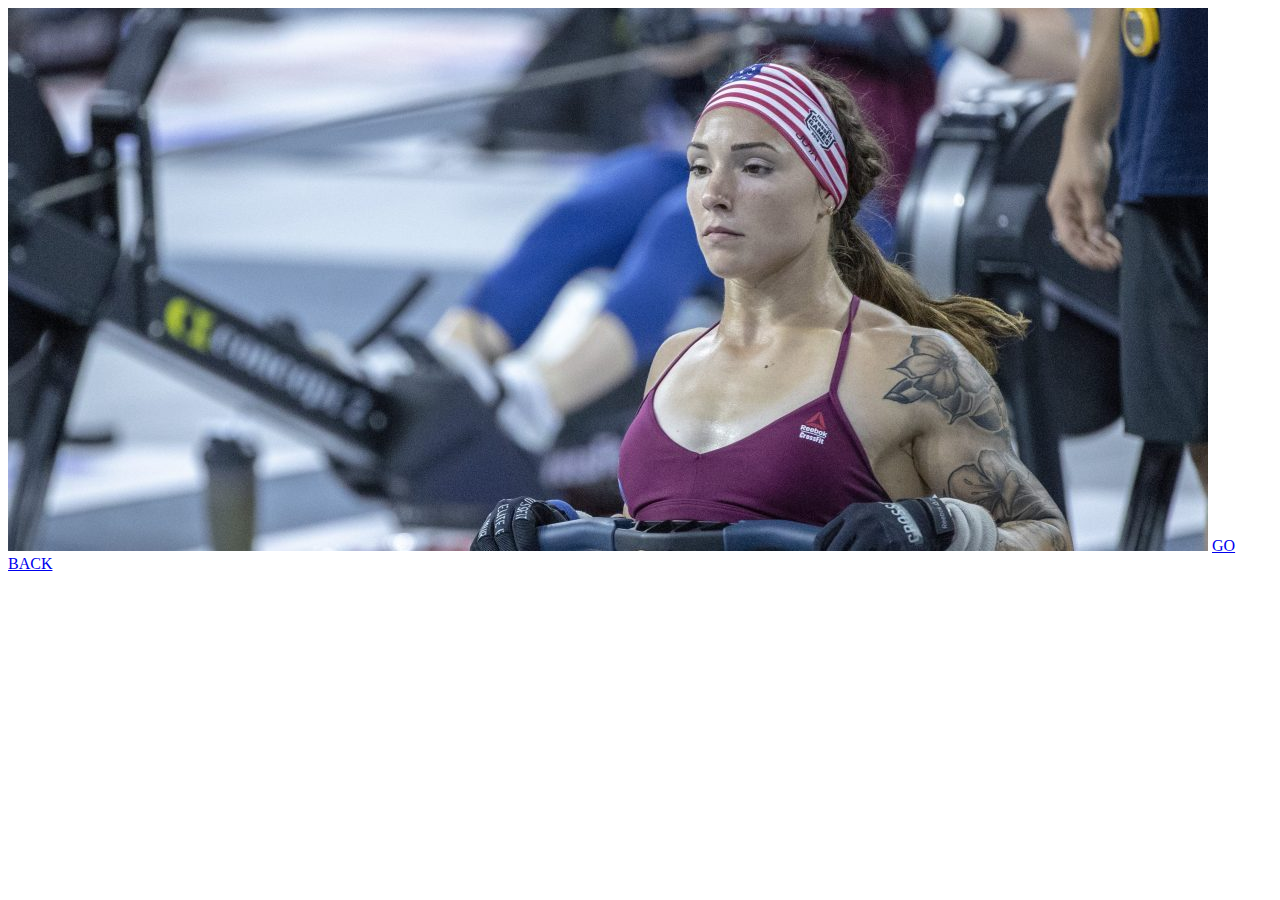
<file: Bethany.html>
<!DOCTYPE html>
<html lang="en">
 <head>
  <title>Bethany Shadburne</title>
  </head>
  <body>
     <img src="Beth.jpg" alt="picture of Bethany">
     <a href="index.html">GO BACK</a>
  </body>
  </html>
</file>
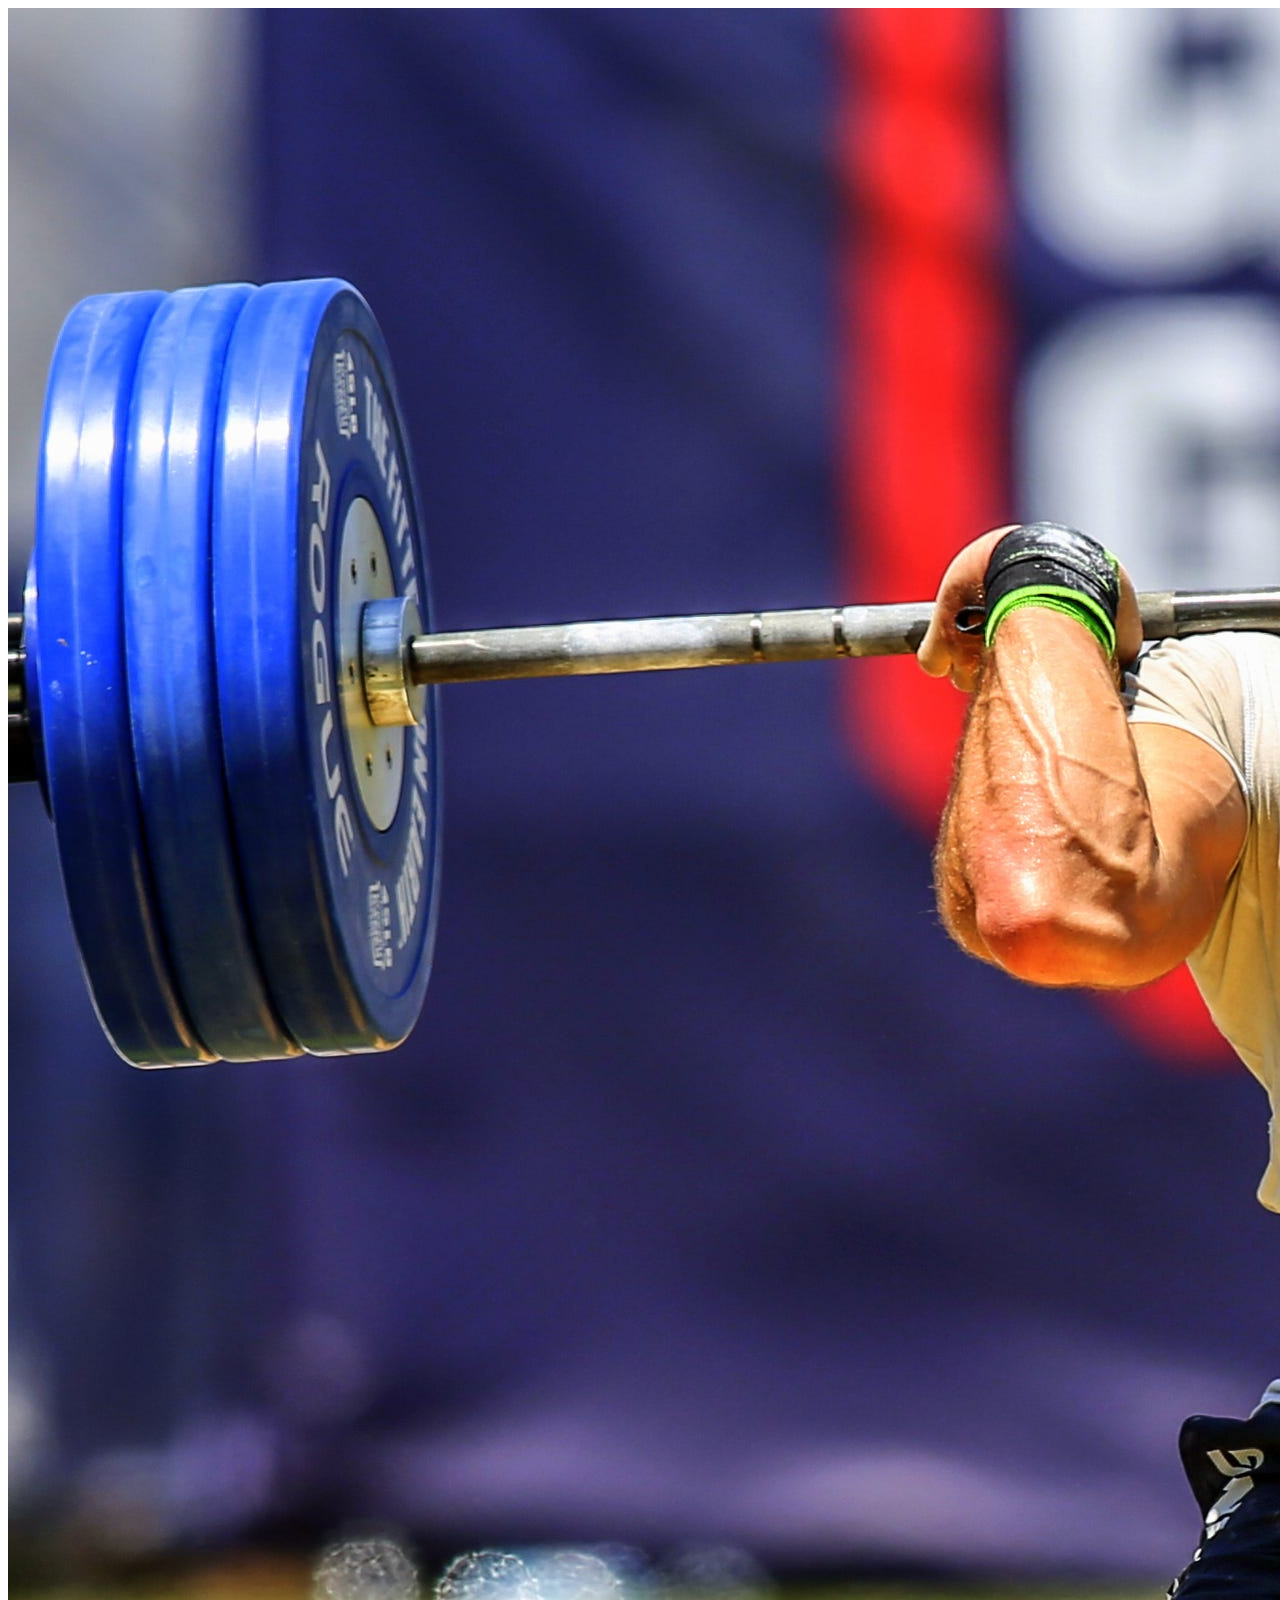
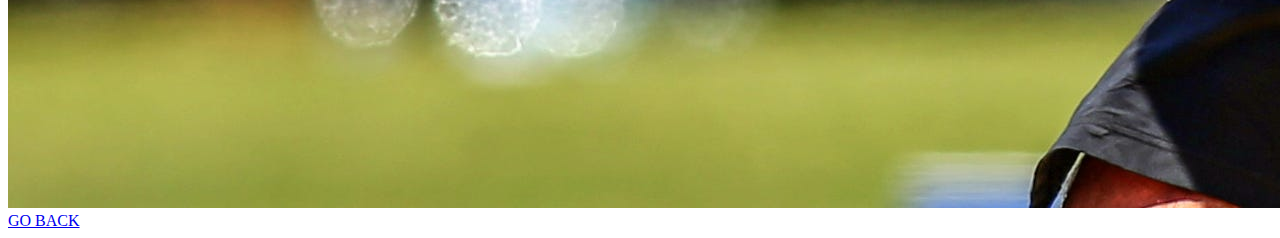
<file: RichFroning.html>
<!DOCTYPE html>
<html lang="en">
 <head>
  <title>Rich Froning</title>
  </head>
  <body>
     <img src="RichFroning.jpg" alt="picture of Rich Froning">
     <a href="index.html">GO BACK</a>
  </body>
  </html>
</file>
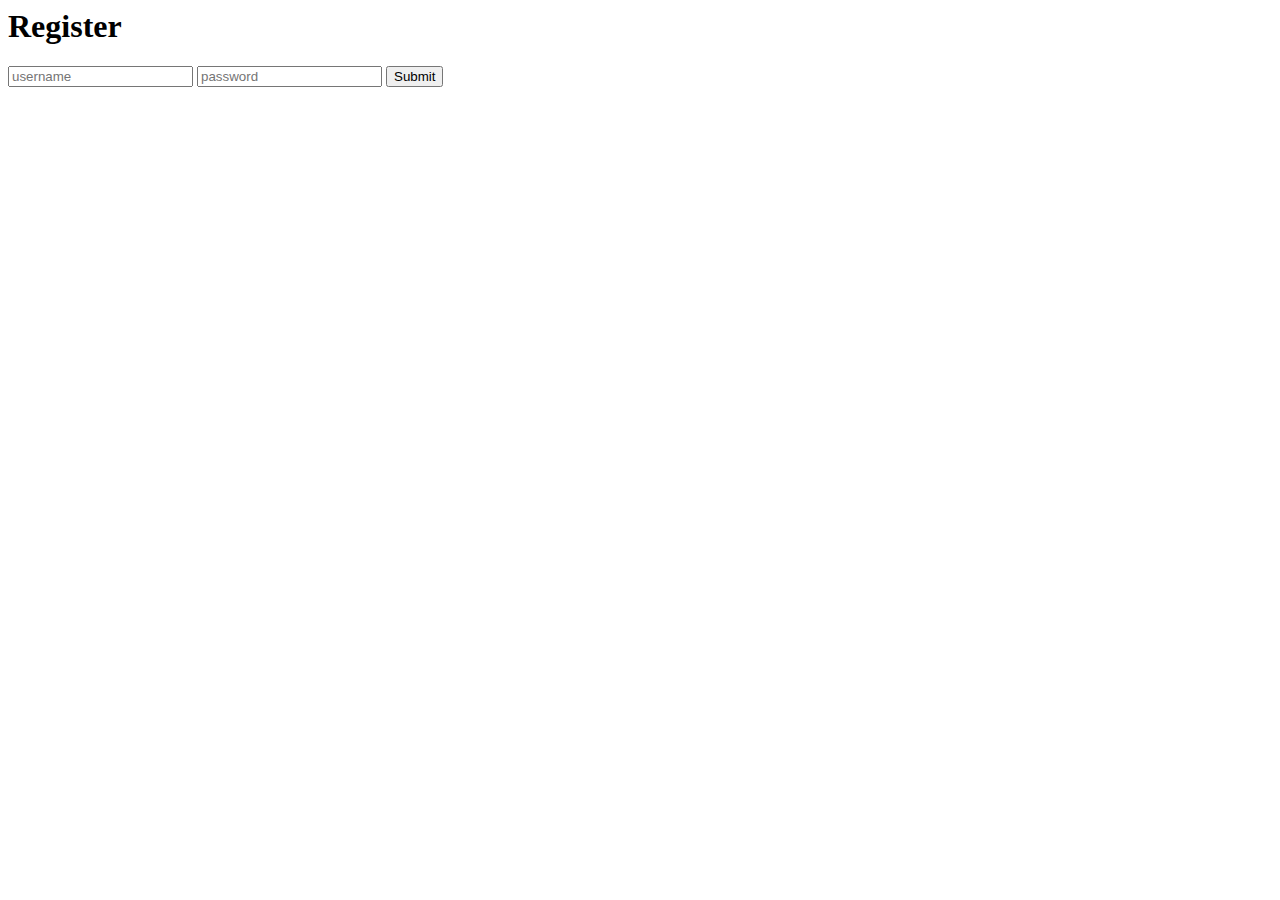
<file: templates/register.html>
<html lang="en">
    
 <h1>Register</h1>
   <form>
       <input name="username" type="text" placeholder="username">
       <input name="password" type="text" placeholder="password">
       <input type = "submit">
   </form>
</file>
